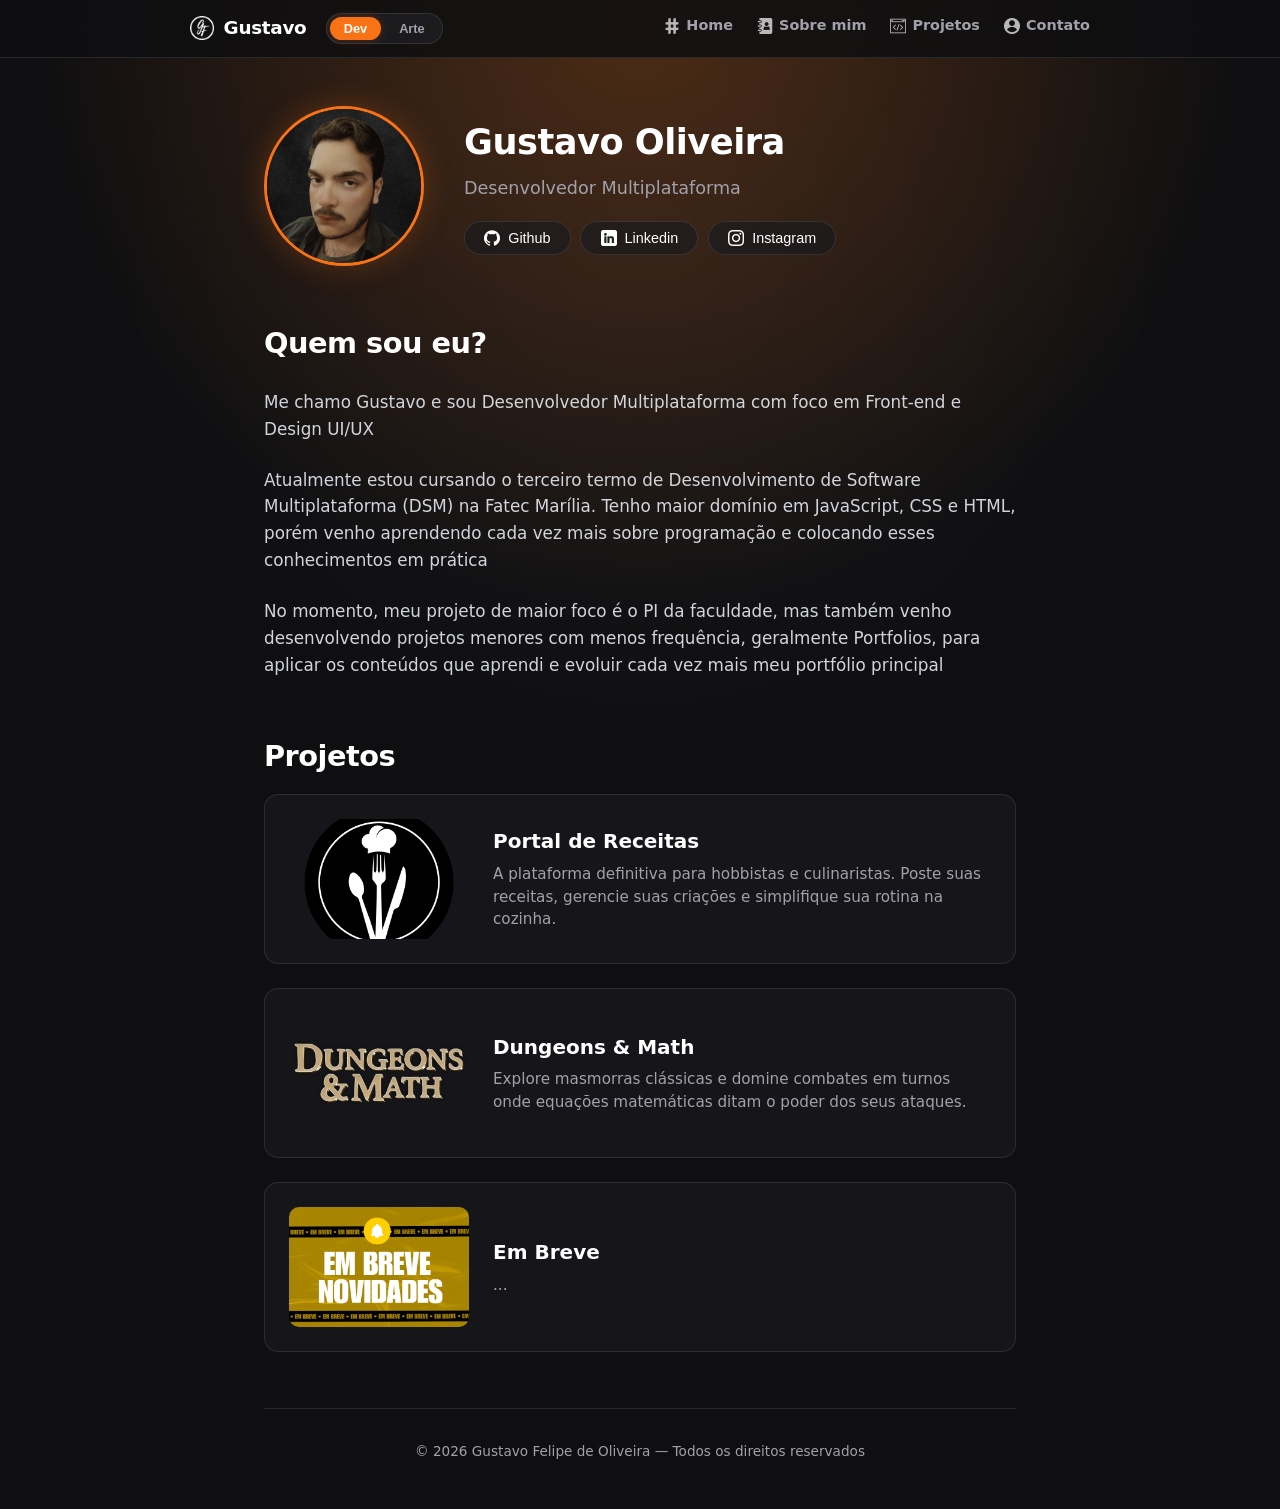
<file: index.html>
<!DOCTYPE html>
<html lang="pt-BR">
<head>
  <meta charset="UTF-8" />
  <meta name="viewport" content="width=device-width, initial-scale=1.0" />
  <title>Portfólio - Gustavo Oliveira</title>
  <link rel="stylesheet" href="./Css/style.css" />
</head>

<!-- ====| Modo Base como "Pessoal" |==== -->
<body id="mainBody" class="mode-pessoal">

  <!-- =======| BARRA DE NAVEGAÇÃO SUPERIOR |=======  -->
  <nav class="navbar">
    <div class="nav-container">
      <div class="nav-brand">
        <div class="brand-info">
          <img src="Icons/logo.png" alt="Logo" class="nav-logo" />
          <p class="brand-name">Gustavo</p>
        </div>

        <div class="switch-pill">
          <button id="btnPessoal" class="pill-btn active"><b>Dev</b></button>
          <button id="btnArte" class="pill-btn"><b>Arte</b></button>
        </div>
      </div>

      <!-- ===================| Icons e Links |=================== -->
      <ul class="nav-links">
        <li><a href="#home"><img src="Icons/home.png" alt="" class="nav-icon" /> <b>Home</b></a></li>
        <li><a href="#sobre"><img src="Icons/sobre-mim.png" alt="" class="nav-icon" /> <b>Sobre mim</b></a></li>
        <li><a href="#projetos"><img src="Icons/projetos.png" alt="" class="nav-icon" /> <b>Projetos</b></a></li>
        <li id="navArteLink" class="hidden"><a href="#arteBox"><img src="Icons/arte.png" alt="" class="nav-icon" /> <b>Artes</b></a></li>
        <li><a href="#contato"><img src="Icons/contato.png" alt="" class="nav-icon" /> <b>Contato</b></a></li>
      </ul>
    </div>
  </nav>

  <!-- ===================| Foto e Nome |=================== -->
  <div class="portfolio-container" id="home">
    <header class="hero-header">
      <div class="profile-block">
        <div class="avatar-container">
          <div class="avatar-frame">
            <img id="currentAvatar" src="Imagens/Fotos/Foto-Pessoal.png" alt="Gustavo Oliveira" />
          </div>
        </div>

        <!-- =========| Info |========= -->
        <div class="profile-info">
          <h1 class="user-name">Gustavo Oliveira</h1>
          <p id="userRole" class="user-role"></p>
          <div id="socialLinksContainer" class="social-links"></div>
        </div>
      </div>
    </header>

    <!-- ===================| Sobre Mim |=================== -->
    <section id="sobre" class="section-block">
      <h2 class="section-title">Quem sou eu?</h2>
      <p id="sobreTexto" class="about-text"></p>
    </section>

    <!-- ===================| Projetos |=================== -->
    <section id="projetos" class="section-block">
      <h2 class="section-title">Projetos</h2>
      <div id="listaProjetos" class="featured-projects-list"></div>
    </section>

    <!-- =================| Artes |================= -->
    <section id="arteBox" class="hidden">
      <div class="section-header">
        <h2 class="section-title"><b>Galeria de Artes</b></h2>
        <a href="arte.html" class="see-more-link"><b>Ver mais &rarr;</b></a>
      </div>
      <div id="listaArte" class="art-grid"></div>
    </section>

    <!-- ===================| Rodape e Contato |=================== -->
    <footer id="contato" class="main-footer">
      <p>© 2026 Gustavo Felipe de Oliveira — Todos os direitos reservados</p>
    </footer>

  </div>

  <script src="./JavaScript/script.js"></script>
</body>
</html>
</file>
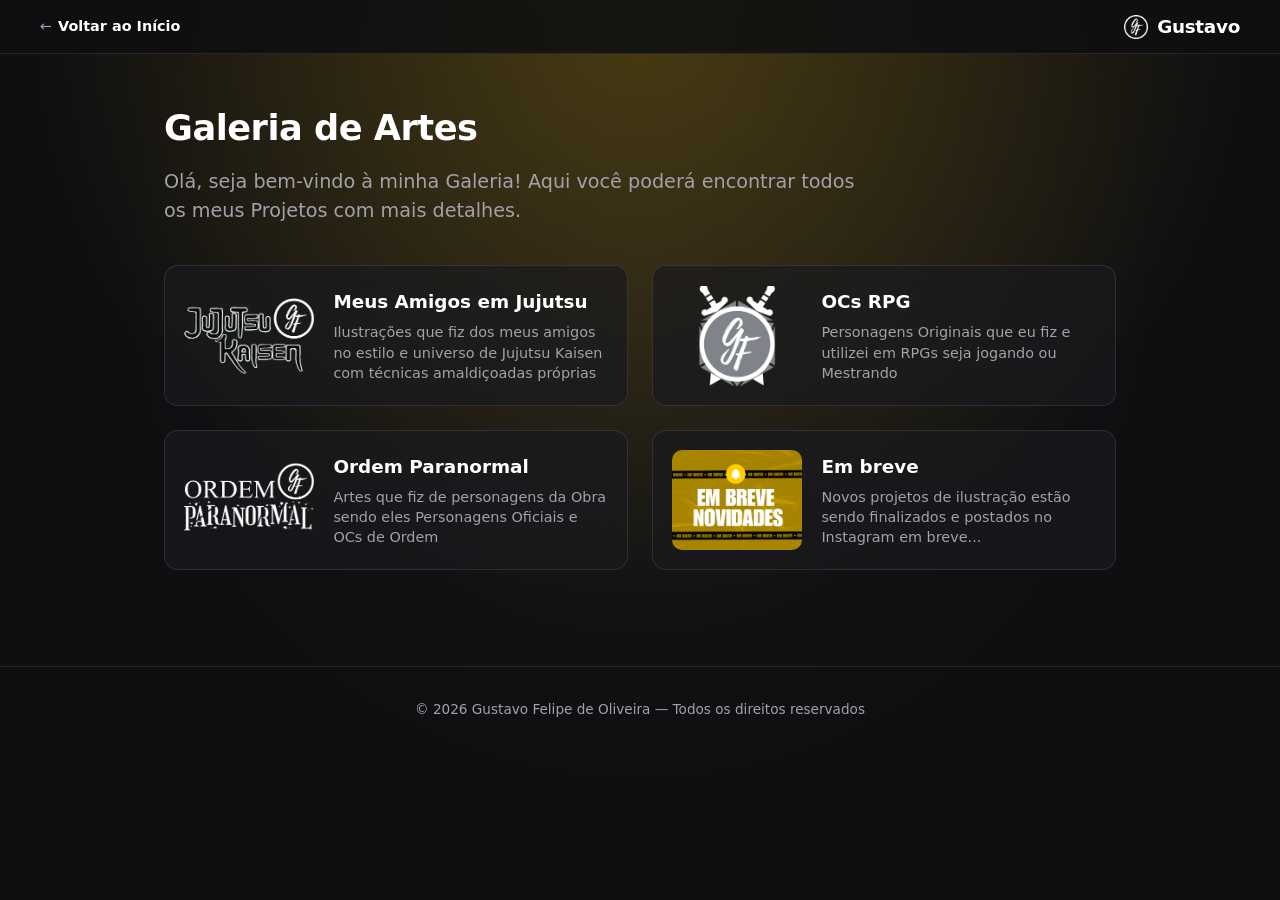
<file: arte.html>
<!DOCTYPE html>
<html lang="pt-BR">
<head>
  <meta charset="UTF-8">
  <meta name="viewport" content="width=device-width, initial-scale=1.0">
  <title>Galeria de Artes - Gustavo Oliveira</title>
  <link rel="stylesheet" href="Css/arte.css">
</head>
<body class="mode-arte">

<!-- ======================| BARRA DE NAVEGAÇÃO |====================== -->
  <nav class="navbar">
    <div class="nav-container">
      <a href="index.html" class="back-link">&larr; <b>Voltar ao Início</b></a>
        <div class="nav-brand">
          <img src="Icons/Logo.png" alt="Logo" class="nav-logo">
            <span class="brand-name">Gustavo</span>
      </div>
    </div>
  </nav>

  <!-- CONTAINER PRINCIPAL -->
  <main class="portfolio-container">
    <header class="gallery-header">
      <h1 class="gallery-title">Galeria de Artes</h1>
      <p class="gallery-subtitle">
        Olá, seja bem-vindo à minha Galeria! Aqui você poderá encontrar todos os meus Projetos com mais detalhes.
      </p>
    </header>

    <!-- GRID RESPONSIVO DE PROJETOS -->
    <section id="projetosArteGrid" class="art-projects-grid">
    </section>
  </main>

  <!-- =============================| RODAPE |============================= -->
  <footer class="main-footer">
    <p>© 2026 Gustavo Felipe de Oliveira — Todos os direitos reservados</p>
  </footer>

  <script src="JavaScript/arte.js"></script>
</body>
</html>
</file>
<file: Css/style.css>
/* ============== TEMA E VARIÁVEIS ============== */
:root {
  --bg-dark: #0f0f11;
  --bg-card: rgba(26, 26, 30, 0.7);
  --bg-card-hover: rgba(38, 38, 44, 0.9);
  --text-main: #ffffff;
  --text-muted: #a1a1aa;
  --border-color: rgba(255, 255, 255, 0.1);
  --transition: all 0.3s ease;
  
  /* Tema Pessoal (Laranja) */
  --accent-color: #f97316;
  --glow-color: rgba(249, 115, 22, 0.25);
}

/* Tema Arte (Amarelo) */
body.mode-arte {
  --accent-color: #eab308;
  --glow-color: rgba(234, 179, 8, 0.25);
}

* { 
  margin: 0; 
  padding: 0; 
  box-sizing: border-box; 
}

html {
  scroll-behavior: smooth;
}

body {
  background-color: var(--bg-dark);
  color: var(--text-main);
  font-family: system-ui, -apple-system, BlinkMacSystemFont, "Segoe UI", Roboto, sans-serif;
  line-height: 1.5;
  min-height: 100vh;
  overflow-x: hidden;
  
  /* Efeito de iluminação radial cinza no fundo */
  background-image: 
    radial-gradient(circle at 50% 0%, var(--glow-color) 0%, transparent 55%),
    radial-gradient(circle at 50% 30%, rgba(255, 255, 255, 0.03) 0%, transparent 60%);
  background-attachment: fixed;
}

/* ============== BARRA DE NAVEGAÇÃO ============== */
.navbar {
  position: sticky;
  top: 0;
  z-index: 1000;
  width: 100%;
  background: rgba(15, 15, 17, 0.85);
  backdrop-filter: blur(12px);
  border-bottom: 1px solid var(--border-color);
  padding: 0.8rem 1.5rem;
}

.nav-container {
  max-width: 900px;
  margin: 0 auto;
  display: flex;
  justify-content: space-between;
  align-items: center;
}

/* Marca: Logo, Nome e Switcher */
.nav-brand {
  display: flex;
  align-items: center;
  gap: 1.2rem;
}

.brand-info {
  display: flex;
  align-items: center;
  gap: 0.6rem;
}

.nav-logo {
  width: 24px;
  height: 24px;
  object-fit: contain;
}

.brand-name {
  font-weight: 700;
  font-size: 1.15rem;
  color: #ffffff;
  letter-spacing: -0.3px;
}

/* Botão (Dev / Arte) */
.switch-pill {
  background: rgba(30, 30, 35, 0.8);
  padding: 3px;
  border-radius: 20px;
  display: flex;
  gap: 4px;
  border: 1px solid var(--border-color);
}

.pill-btn {
  background: transparent;
  border: none;
  color: var(--text-muted);
  padding: 4px 14px;
  border-radius: 16px;
  font-size: 0.8rem;
  font-weight: 600;
  cursor: pointer;
  transition: var(--transition);
}

.pill-btn.active {
  background: var(--accent-color);
  color: #ffffff;
  box-shadow: 0 0 10px var(--glow-color);
}

/* Links de Navegação */
.nav-links {
  display: flex;
  align-items: center;
  gap: 1.5rem;
  list-style: none;
}

.nav-links a {
  display: inline-flex;
  align-items: center;
  gap: 6px;
  color: var(--text-muted);
  text-decoration: none;
  font-size: 0.9rem;
  font-weight: 500;
  transition: var(--transition);
}

.nav-links a:hover {
  color: var(--accent-color);
}

.nav-icon {
  width: 16px;
  height: 16px;
  object-fit: contain;
  opacity: 0.7;
  transition: var(--transition);
}

.nav-links a:hover .nav-icon {
  opacity: 1;
}

/* ====== CONTAINER PRINCIPAL ====== */
.portfolio-container {
  max-width: 800px;
  margin: 0 auto;
  padding: 3rem 1.5rem;
  display: flex;
  flex-direction: column;
  gap: 3.5rem;
}

/* ====== CABEÇALHO DO PERFIL ====== */
.profile-block {
  display: flex;
  align-items: center;
  gap: 2.5rem;
}

.avatar-container {
  display: flex;
  flex-direction: column;
  align-items: center;
}

.avatar-frame {
  width: 160px;
  height: 160px;
  border-radius: 50%;
  overflow: hidden;
  border: 3px solid var(--accent-color);
  box-shadow: 0 0 30px var(--glow-color);
  transition: var(--transition);
}

.avatar-frame img {
  width: 100%;
  height: 100%;
  object-fit: cover;
}

.profile-info {
  display: flex;
  flex-direction: column;
  gap: 0.4rem;
}

.user-name {
  font-size: 2.2rem;
  font-weight: 700;
  letter-spacing: -0.5px;
}

.user-role {
  font-size: 1.1rem;
  color: var(--text-muted);
  margin-bottom: 0.8rem;
}

.social-links {
  display: flex;
  gap: 0.6rem;
  flex-wrap: wrap;
}

.social-btn {
  background: var(--bg-card);
  border: 1px solid var(--border-color);
  color: #ffffff;
  padding: 0.5rem 1.2rem;
  border-radius: 20px;
  font-size: 0.9rem;
  font-weight: 500;
  cursor: pointer;
  display: inline-flex;
  align-items: center;
  gap: 8px;
  backdrop-filter: blur(10px);
  transition: var(--transition);
}

.social-btn:hover {
  background: var(--bg-card-hover);
  border-color: var(--accent-color);
  transform: translateY(-2px);
  box-shadow: 0 4px 15px var(--glow-color);
}

.social-btn img { 
  width: 16px; 
  height: 16px; 
}

/* ====== SEÇÕES DE CONTEÚDO ======= */
.section-title {
  font-size: 1.8rem;
  font-weight: 700;
  margin-bottom: 1rem;
  letter-spacing: -0.5px;
}

/* CABEÇALHO DA SEÇÃO DE ARTES (COM BOTÃO "VER MAIS") */
.section-header {
  display: flex;
  justify-content: space-between;
  align-items: center;
  margin-bottom: 1rem;
}

.section-header .section-title {
  margin-bottom: 0;
}

.see-more-link {
  color: var(--text-muted);
  text-decoration: none;
  font-size: 0.95rem;
  font-weight: 600;
  transition: var(--transition);
}

.see-more-link:hover {
  color: var(--accent-color);
  transform: translateX(4px);
}

/* Sobre Mim & Espaçamento dos Parágrafos */
#sobre {
  display: flex;
  flex-direction: column;
}

#sobreTexto {
  display: flex;
  flex-direction: column;
  gap: 1.5rem;
  margin-top: 0.5rem;
}

.about-text {
  font-size: 1.05rem;
  color: #d1d5db;
  line-height: 1.6;
  margin: 0;
}

/* Lista de Projetos */
.featured-projects-list {
  display: flex;
  flex-direction: column;
  gap: 1.5rem;
}

.featured-card {
  background: var(--bg-card);
  border: 1px solid var(--border-color);
  border-radius: 14px;
  padding: 1.5rem;
  display: flex;
  gap: 1.5rem;
  align-items: center;
  text-decoration: none;
  color: inherit;
  backdrop-filter: blur(10px);
  transition: var(--transition);
}

.featured-card:hover {
  border-color: var(--accent-color);
  background: var(--bg-card-hover);
  transform: translateY(-3px);
  box-shadow: 0 8px 25px var(--glow-color);
}

.featured-card img {
  width: 180px;
  height: 120px;
  border-radius: 10px;
  object-fit: cover;
  flex-shrink: 0;
}

.featured-info h3 { 
  font-size: 1.25rem; 
  margin-bottom: 0.4rem; 
  color: #ffffff;
}

.featured-info p { 
  font-size: 0.95rem; 
  color: var(--text-muted); 
}

/* Galeria de Arte */
.art-grid {
  display: grid;
  grid-template-columns: repeat(auto-fill, minmax(160px, 1fr));
  gap: 1rem;
}

.art-item {
  aspect-ratio: 1 / 1;
  border-radius: 8px;
  overflow: hidden;
  border: 1px solid var(--border-color);
  cursor: pointer;
  transition: var(--transition);
}

.art-item img {
  width: 100%;
  height: 100%;
  object-fit: cover;
  transition: var(--transition);
}

.art-item:hover {
  border-color: var(--accent-color);
  box-shadow: 0 0 20px var(--glow-color);
}

.art-item:hover img { 
  transform: scale(1.06); 
}

.hidden { 
  display: none !important; 
}

/* Rodapé */
.main-footer {
  text-align: center;
  font-size: 0.85rem;
  color: var(--text-muted);
  padding-top: 2rem;
  border-top: 1px solid var(--border-color);
}

/* Responsividade */
@media (max-width: 650px) {
  .nav-container {
    flex-direction: column;
    gap: 0.8rem;
  }
  
  .profile-block {
    flex-direction: column;
    text-align: center;
    gap: 1.5rem;
  }

  .social-links {
    justify-content: center;
  }

  .featured-card { 
    flex-direction: column; 
    align-items: flex-start;
  }

  .featured-card img { 
    width: 100% !important; 
    height: 180px !important; 
  }
}
</file>
<file: Css/arte.css>
/* ============== TEMA E VARIÁVEIS ============== */
:root {
    --bg-dark: #0f0f11;
    --bg-card: rgba(26, 26, 30, 0.7);
    --bg-card-hover: rgba(38, 38, 44, 0.9);
    --text-main: #ffffff;
    --text-muted: #a1a1aa;
    --border-color: rgba(255, 255, 255, 0.1);
    --accent-color: #eab308; /* Amarelo do tema Arte */
    --glow-color: rgba(234, 179, 8, 0.25);
    --transition: all 0.3s ease;
  }
  
  * {
    margin: 0;
    padding: 0;
    box-sizing: border-box;
  }
  
  body {
    background-color: var(--bg-dark);
    color: var(--text-main);
    font-family: system-ui, -apple-system, BlinkMacSystemFont, "Segoe UI", Roboto, sans-serif;
    line-height: 1.5;
    min-height: 100vh;
    
    background-image: 
      radial-gradient(circle at 50% 0%, var(--glow-color) 0%, transparent 55%),
      radial-gradient(circle at 50% 30%, rgba(255, 255, 255, 0.03) 0%, transparent 60%);
    background-attachment: fixed;
  }
  
  /* ============== BARRA DE NAVEGAÇÃO ============== */
  .navbar {
    position: sticky;
    top: 0;
    z-index: 1000;
    width: 100%;
    background: rgba(15, 15, 17, 0.85);
    backdrop-filter: blur(12px);
    border-bottom: 1px solid var(--border-color);
    padding: 0.8rem 1.5rem; /* Mesma altura e espaçamento do style.css */
  }

  .nav-container {
    max-width: 1200px;
    margin: 0 auto;
    display: flex;
    justify-content: space-between; /* Voltar à esquerda / Logo+Gustavo à direita */
    align-items: center;
  }

  /* Link da Esquerda */
  .back-link {
    color: var(--text-muted);
    text-decoration: none;
    font-size: 0.9rem;
    font-weight: 500;
    display: inline-flex;
    align-items: center;
    gap: 6px;
    transition: var(--transition);
  }

  .back-link:hover {
    color: var(--accent-color);
    }

  .back-link b {
    color: var(--text-main);
  }

/* Marca da Direita (Logo + Gustavo) */
  .nav-brand {
    display: flex;
    align-items: center;
    gap: 0.6rem;
  }

  .nav-logo {
    width: 24px;
    height: 24px;
    object-fit: cover;
  }

.brand-name {
  font-weight: 700;
  font-size: 1.15rem;
  color: #ffffff;
  letter-spacing: -0.3px;
}

/* ============== RESPONSIVIDADE (CELULARES) ============== */
  @media (max-width: 650px) {
    .back-link {
      font-size: 0.85rem;
    }

    .brand-name {
      font-size: 1rem;
    }
  }

  /* ============== CONTAINER E HEADER ============== */
  .portfolio-container {
    max-width: 1000px;
    margin: 0 auto;
    padding: 3rem 1.5rem;
    display: flex;
    flex-direction: column;
    gap: 2.5rem;
  }
  
  .gallery-header {
    display: flex;
    flex-direction: column;
    gap: 0.8rem;
  }
  
  .gallery-title {
    font-size: 2.2rem;
    font-weight: 700;
    letter-spacing: -0.5px;
  }
  
  .gallery-subtitle {
    font-size: 1.2rem;
    color: var(--text-muted);
    max-width: 700px;
    line-height: 1.5;
  }
  
  /* ============== GRID RESPONSIVO (2 COLUNAS) ============== */
  .art-projects-grid {
    display: grid;
    grid-template-columns: repeat(2, 1fr); /* 2 cards por linha no Desktop */
    gap: 1.5rem;
  }
  
  /* Card de Projeto de Arte (Estilo similar aos Projetos Dev) */
  .art-project-card {
    background: var(--bg-card);
    border: 1px solid var(--border-color);
    border-radius: 14px;
    padding: 1.2rem;
    display: flex;
    gap: 1.2rem;
    align-items: center;
    text-decoration: none;
    color: inherit;
    backdrop-filter: blur(10px);
    transition: var(--transition);
  }
  
  .art-project-card:hover {
    border-color: var(--accent-color);
    background: var(--bg-card-hover);
    transform: translateY(-3px);
    box-shadow: 0 8px 25px var(--glow-color);
  }
  
  .art-project-card img {
    width: 130px;
    height: 100px;
    border-radius: 10px;
    object-fit: cover;
    flex-shrink: 0;
  }
  
  .art-project-info {
    display: flex;
    flex-direction: column;
    gap: 0.4rem;
  }
  
  .art-project-info h3 {
    font-size: 1.15rem;
    color: #ffffff;
    font-weight: 700;
  }
  
  .art-project-info p {
    font-size: 0.9rem;
    color: var(--text-muted);
    line-height: 1.4;
  }
  
  /* Rodapé */
  .main-footer {
    text-align: center;
    font-size: 0.85rem;
    color: var(--text-muted);
    padding: 2rem 0;
    border-top: 1px solid var(--border-color);
    margin-top: 3rem;
  }
  
  /* RESPONSIVIDADE */
  @media (max-width: 768px) {
    .art-projects-grid {
      grid-template-columns: 1fr;
    }
  
    .art-project-card {
      flex-direction: column;
      align-items: flex-start;
    }
  
    .art-project-card img {
      width: 100%;
      height: 180px;
    }
  }
</file>
